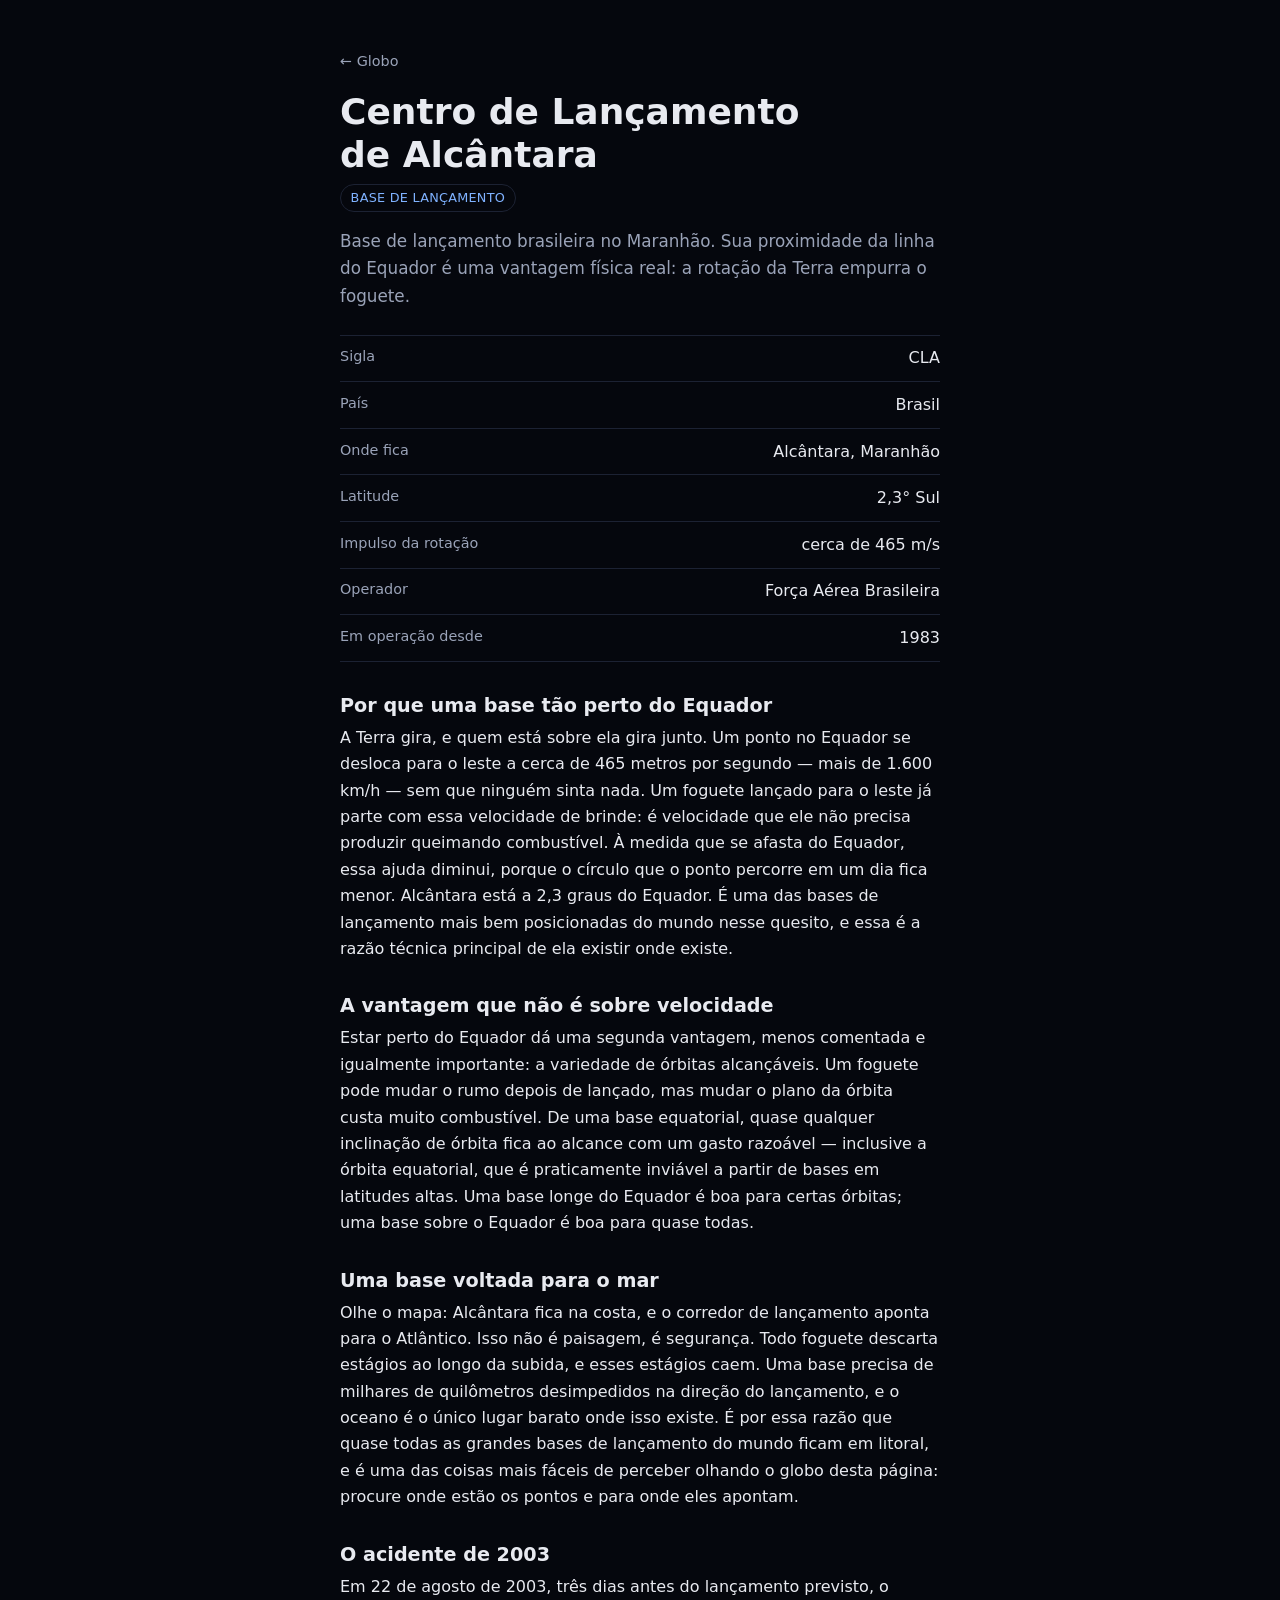
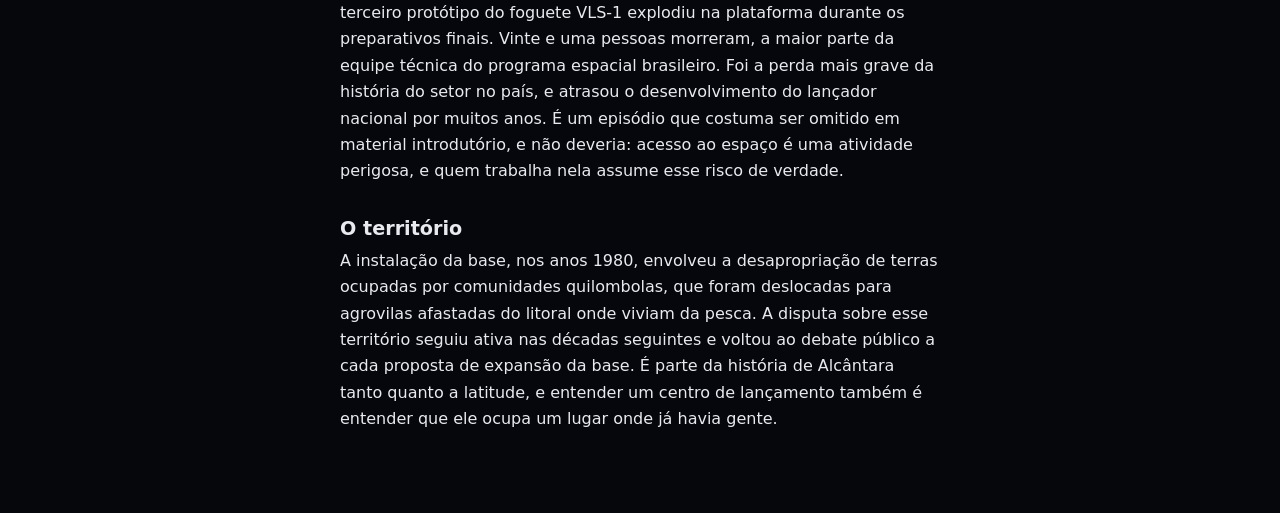
<file: locais/alcantara/index.html>
<!doctype html>
<html lang="pt-BR">
<head>
  <meta charset="utf-8">
  <meta name="viewport" content="width=device-width, initial-scale=1">
  <title>Centro de Lançamento de Alcântara — Web Path AR</title>
  <meta name="description" content="Base de lançamento brasileira no Maranhão. Sua proximidade da linha do Equador é uma vantagem física real: a rotação da Terra empurra o foguete.">
  <meta name="color-scheme" content="dark">

  <link rel="stylesheet" href="/src/styles.css">

  <!-- Esta página NÃO carrega MapLibre nem <model-viewer>. É a página mais
       leve do projeto, por decisão de arquitetura (ARCHITECTURE.md §2.3). -->
  <script type="module" src="/src/local-page.js"></script>
</head>

<body data-slug="alcantara">
  <main class="pagina">
    <a class="voltar" href="/">&larr; Globo</a>

    <!-- Título e resumo são estáticos: aparecem antes de qualquer JavaScript
         rodar e sobrevivem a uma falha de rede no fetch. O texto canônico
         vive em data/locais/alcantara.json; esta é uma cópia deliberada,
         conferida por tools/validar.py (ADR-009). -->
    <h1>Centro de Lançamento de Alcântara</h1>
    <p class="local-tipo">Base de lançamento</p>
    <p class="resumo">
      Base de lançamento brasileira no Maranhão. Sua proximidade da linha do Equador é uma vantagem física real: a rotação da Terra empurra o foguete.
    </p>

    <noscript>
      <p class="estado estado--aviso">
        Esta página precisa de JavaScript para exibir a ficha e o conteúdo
        completo. O texto acima continua legível.
      </p>
    </noscript>

    <p class="estado" id="erro" role="status" aria-live="polite" hidden></p>

    <dl class="ficha" id="ficha"></dl>

    <div id="secoes"></div>
  </main>
</body>
</html>
</file>
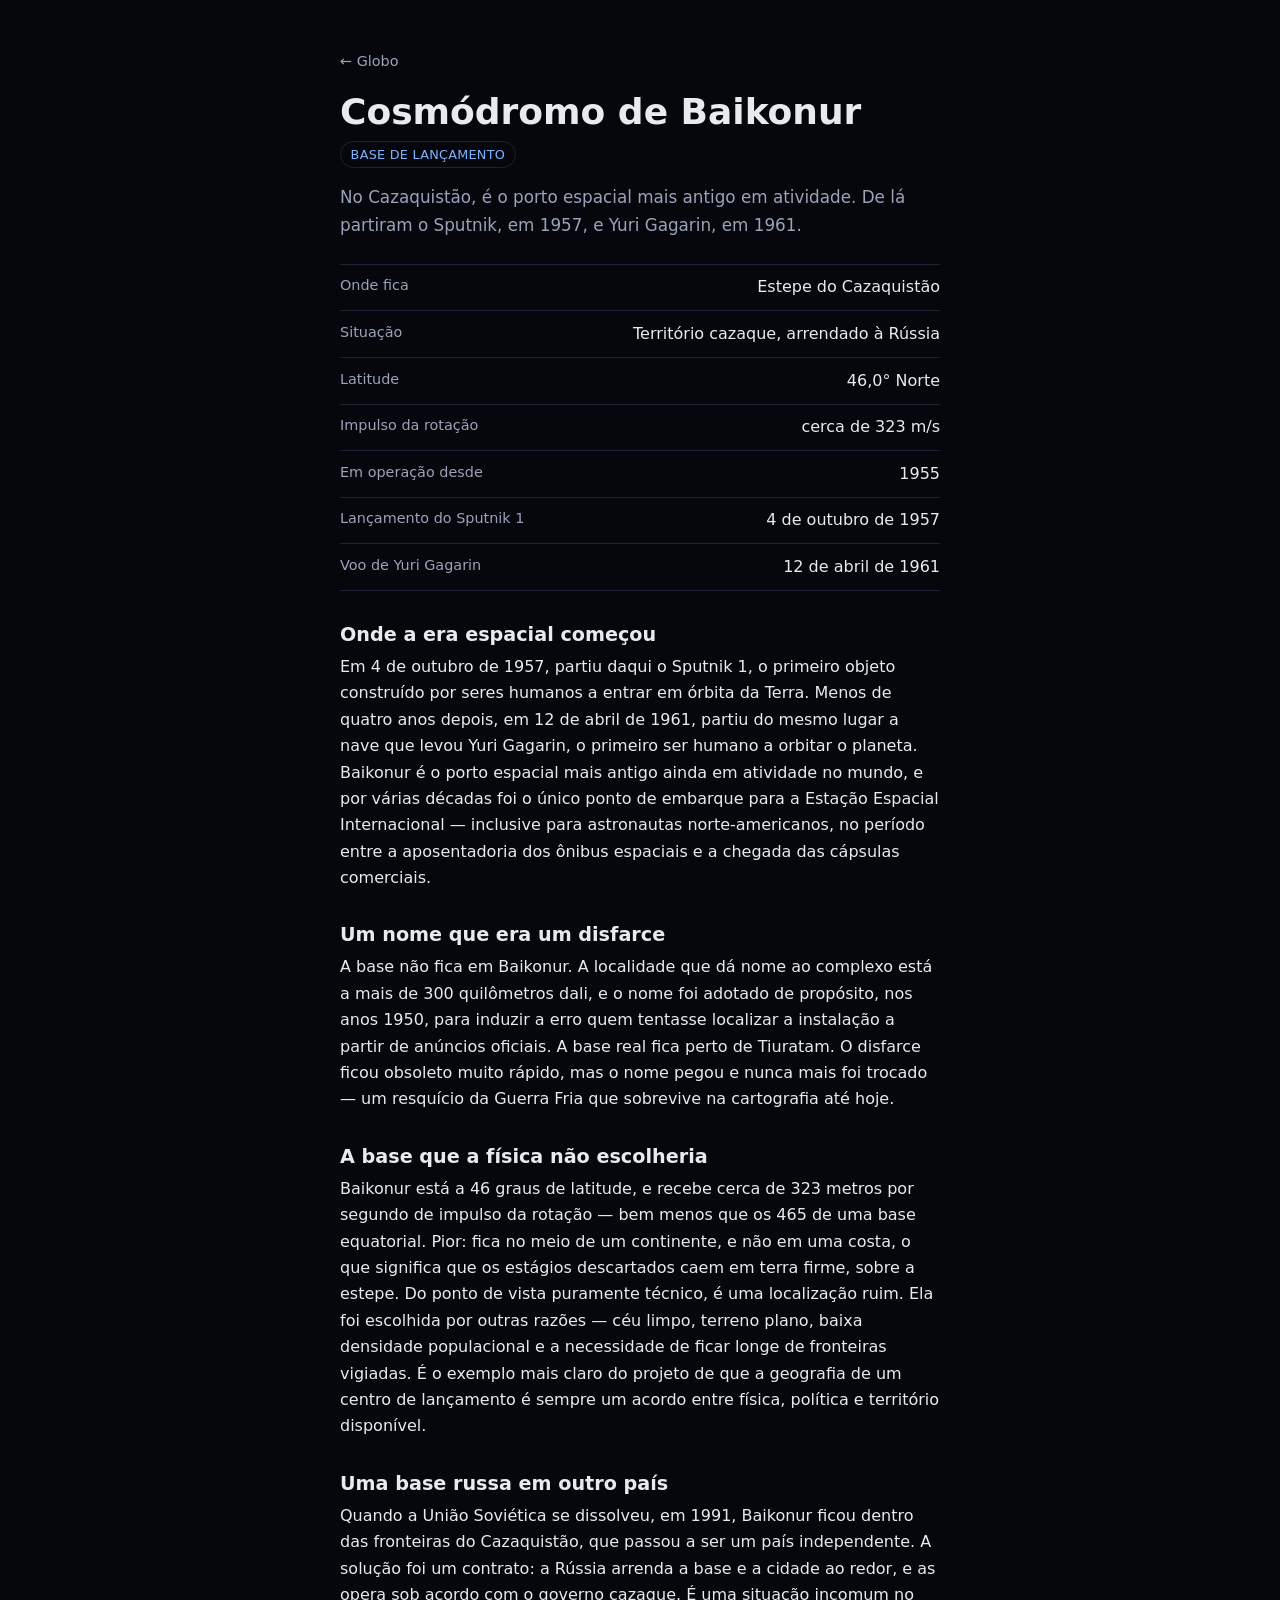
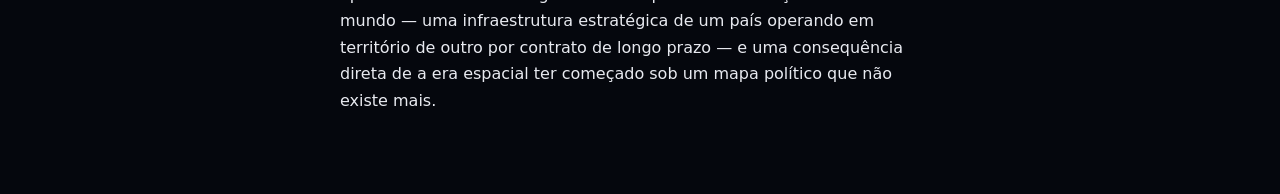
<file: locais/baikonur/index.html>
<!doctype html>
<html lang="pt-BR">
<head>
  <meta charset="utf-8">
  <meta name="viewport" content="width=device-width, initial-scale=1">
  <title>Cosmódromo de Baikonur — Web Path AR</title>
  <meta name="description" content="No Cazaquistão, é o porto espacial mais antigo em atividade. De lá partiram o Sputnik, em 1957, e Yuri Gagarin, em 1961.">
  <meta name="color-scheme" content="dark">

  <link rel="stylesheet" href="/src/styles.css">

  <!-- Esta página NÃO carrega MapLibre nem <model-viewer>. É a página mais
       leve do projeto, por decisão de arquitetura (ARCHITECTURE.md §2.3). -->
  <script type="module" src="/src/local-page.js"></script>
</head>

<body data-slug="baikonur">
  <main class="pagina">
    <a class="voltar" href="/">&larr; Globo</a>

    <!-- Título e resumo são estáticos: aparecem antes de qualquer JavaScript
         rodar e sobrevivem a uma falha de rede no fetch. O texto canônico
         vive em data/locais/baikonur.json; esta é uma cópia deliberada,
         conferida por tools/validar.py (ADR-009). -->
    <h1>Cosmódromo de Baikonur</h1>
    <p class="local-tipo">Base de lançamento</p>
    <p class="resumo">
      No Cazaquistão, é o porto espacial mais antigo em atividade. De lá partiram o Sputnik, em 1957, e Yuri Gagarin, em 1961.
    </p>

    <noscript>
      <p class="estado estado--aviso">
        Esta página precisa de JavaScript para exibir a ficha e o conteúdo
        completo. O texto acima continua legível.
      </p>
    </noscript>

    <p class="estado" id="erro" role="status" aria-live="polite" hidden></p>

    <dl class="ficha" id="ficha"></dl>

    <div id="secoes"></div>
  </main>
</body>
</html>
</file>
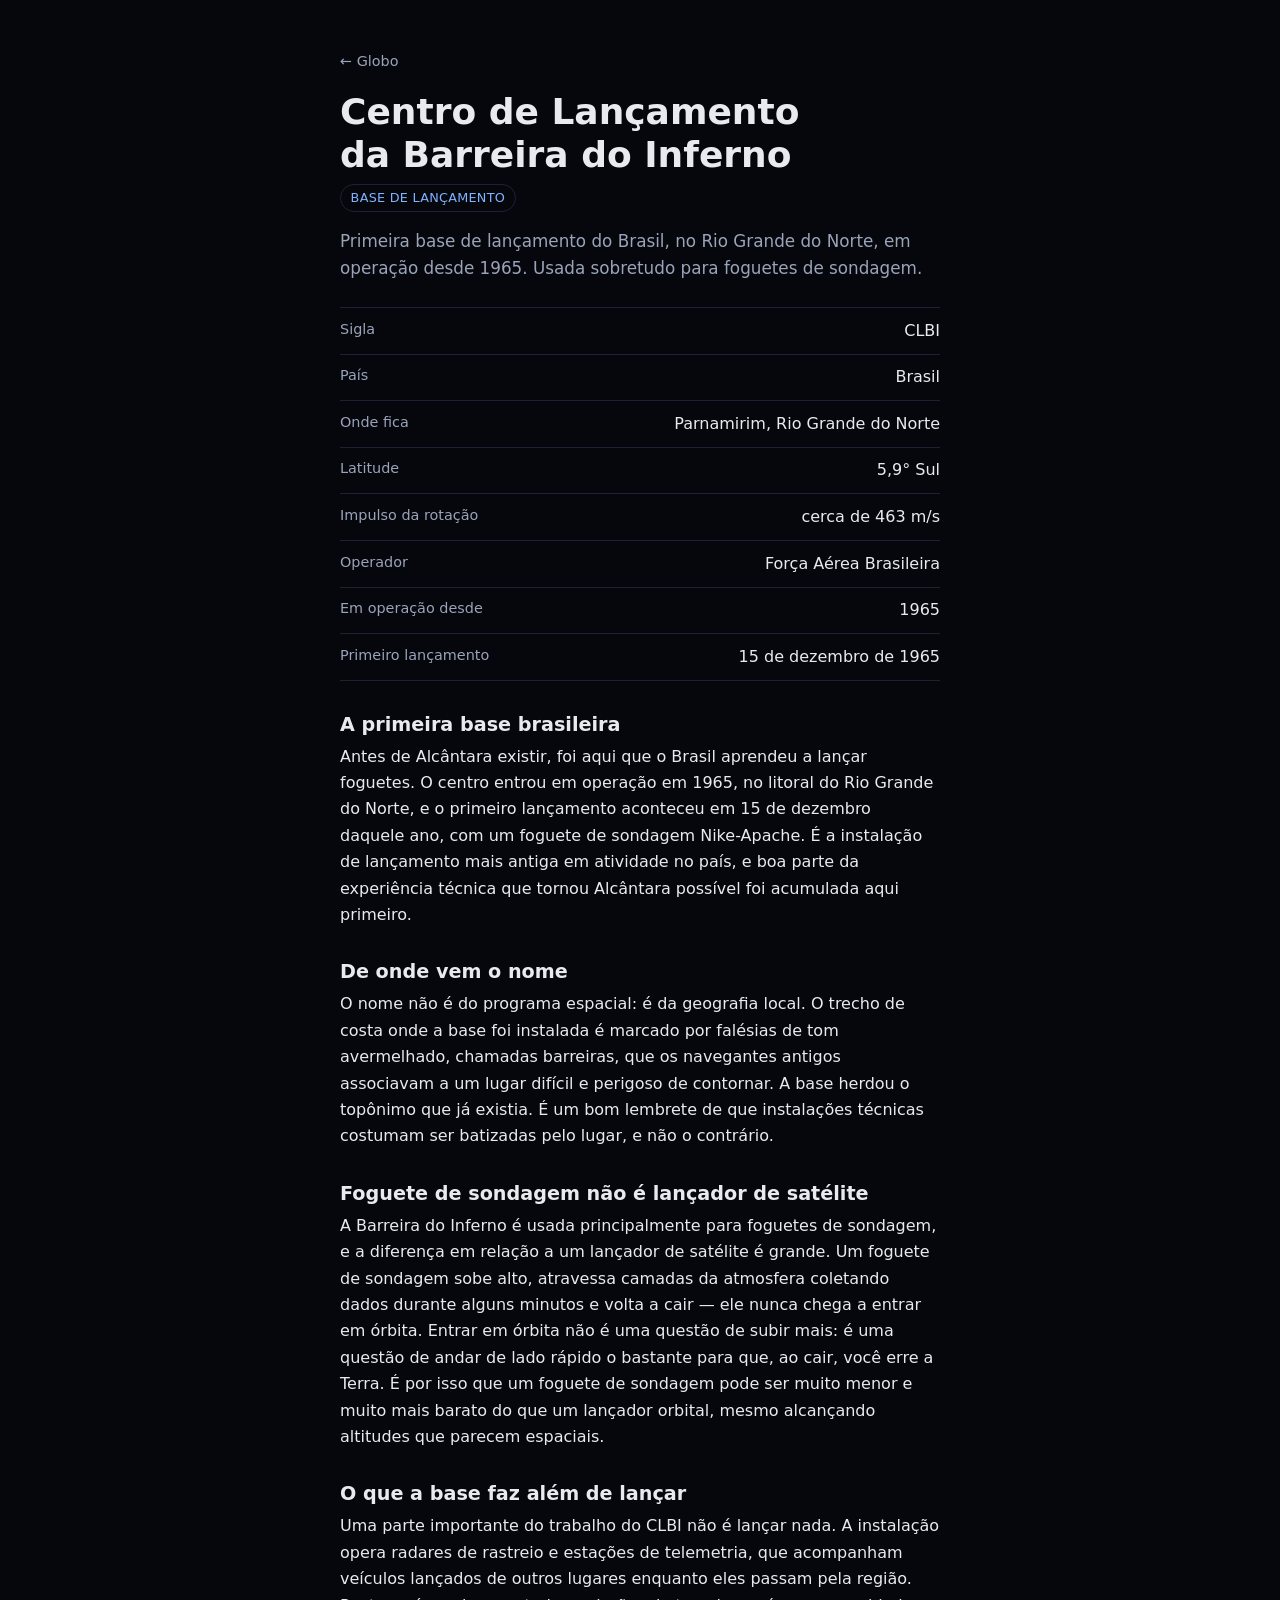
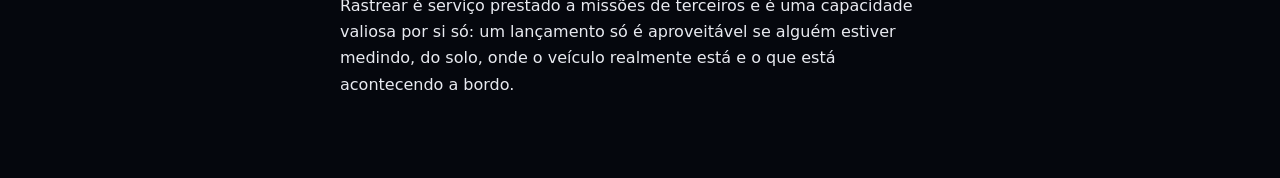
<file: locais/barreira-do-inferno/index.html>
<!doctype html>
<html lang="pt-BR">
<head>
  <meta charset="utf-8">
  <meta name="viewport" content="width=device-width, initial-scale=1">
  <title>Centro de Lançamento da Barreira do Inferno — Web Path AR</title>
  <meta name="description" content="Primeira base de lançamento do Brasil, no Rio Grande do Norte, em operação desde 1965. Usada sobretudo para foguetes de sondagem.">
  <meta name="color-scheme" content="dark">

  <link rel="stylesheet" href="/src/styles.css">

  <!-- Esta página NÃO carrega MapLibre nem <model-viewer>. É a página mais
       leve do projeto, por decisão de arquitetura (ARCHITECTURE.md §2.3). -->
  <script type="module" src="/src/local-page.js"></script>
</head>

<body data-slug="barreira-do-inferno">
  <main class="pagina">
    <a class="voltar" href="/">&larr; Globo</a>

    <!-- Título e resumo são estáticos: aparecem antes de qualquer JavaScript
         rodar e sobrevivem a uma falha de rede no fetch. O texto canônico
         vive em data/locais/barreira-do-inferno.json; esta é uma cópia deliberada,
         conferida por tools/validar.py (ADR-009). -->
    <h1>Centro de Lançamento da Barreira do Inferno</h1>
    <p class="local-tipo">Base de lançamento</p>
    <p class="resumo">
      Primeira base de lançamento do Brasil, no Rio Grande do Norte, em operação desde 1965. Usada sobretudo para foguetes de sondagem.
    </p>

    <noscript>
      <p class="estado estado--aviso">
        Esta página precisa de JavaScript para exibir a ficha e o conteúdo
        completo. O texto acima continua legível.
      </p>
    </noscript>

    <p class="estado" id="erro" role="status" aria-live="polite" hidden></p>

    <dl class="ficha" id="ficha"></dl>

    <div id="secoes"></div>
  </main>
</body>
</html>
</file>
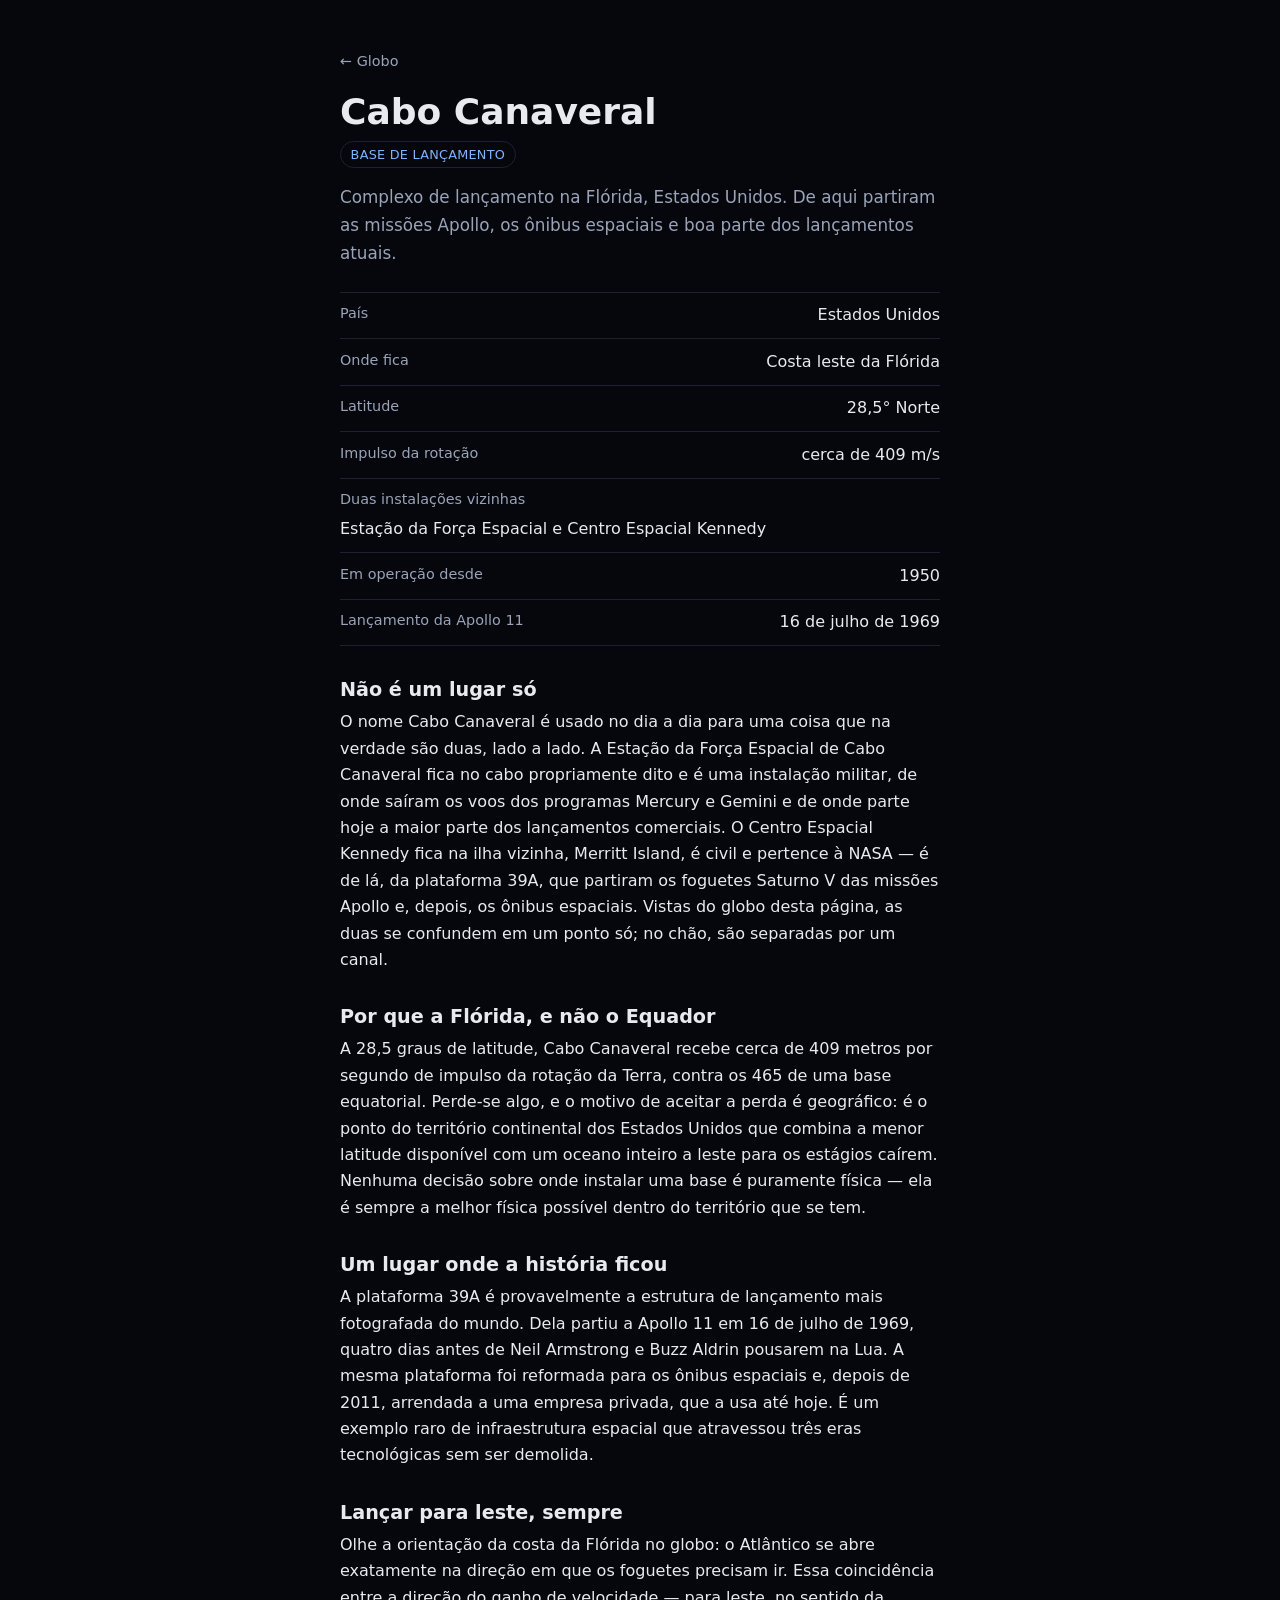
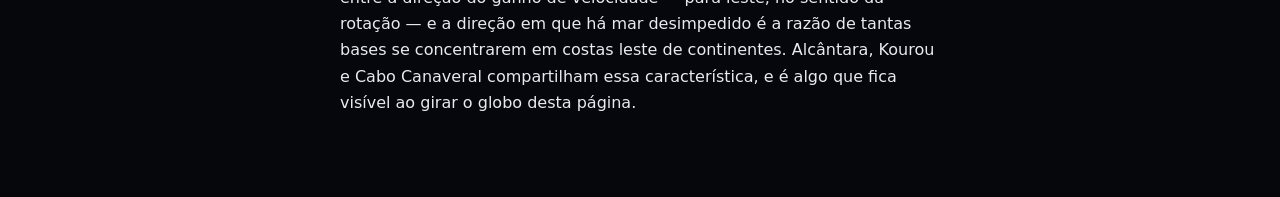
<file: locais/cabo-canaveral/index.html>
<!doctype html>
<html lang="pt-BR">
<head>
  <meta charset="utf-8">
  <meta name="viewport" content="width=device-width, initial-scale=1">
  <title>Cabo Canaveral — Web Path AR</title>
  <meta name="description" content="Complexo de lançamento na Flórida, Estados Unidos. De aqui partiram as missões Apollo, os ônibus espaciais e boa parte dos lançamentos atuais.">
  <meta name="color-scheme" content="dark">

  <link rel="stylesheet" href="/src/styles.css">

  <!-- Esta página NÃO carrega MapLibre nem <model-viewer>. É a página mais
       leve do projeto, por decisão de arquitetura (ARCHITECTURE.md §2.3). -->
  <script type="module" src="/src/local-page.js"></script>
</head>

<body data-slug="cabo-canaveral">
  <main class="pagina">
    <a class="voltar" href="/">&larr; Globo</a>

    <!-- Título e resumo são estáticos: aparecem antes de qualquer JavaScript
         rodar e sobrevivem a uma falha de rede no fetch. O texto canônico
         vive em data/locais/cabo-canaveral.json; esta é uma cópia deliberada,
         conferida por tools/validar.py (ADR-009). -->
    <h1>Cabo Canaveral</h1>
    <p class="local-tipo">Base de lançamento</p>
    <p class="resumo">
      Complexo de lançamento na Flórida, Estados Unidos. De aqui partiram as missões Apollo, os ônibus espaciais e boa parte dos lançamentos atuais.
    </p>

    <noscript>
      <p class="estado estado--aviso">
        Esta página precisa de JavaScript para exibir a ficha e o conteúdo
        completo. O texto acima continua legível.
      </p>
    </noscript>

    <p class="estado" id="erro" role="status" aria-live="polite" hidden></p>

    <dl class="ficha" id="ficha"></dl>

    <div id="secoes"></div>
  </main>
</body>
</html>
</file>
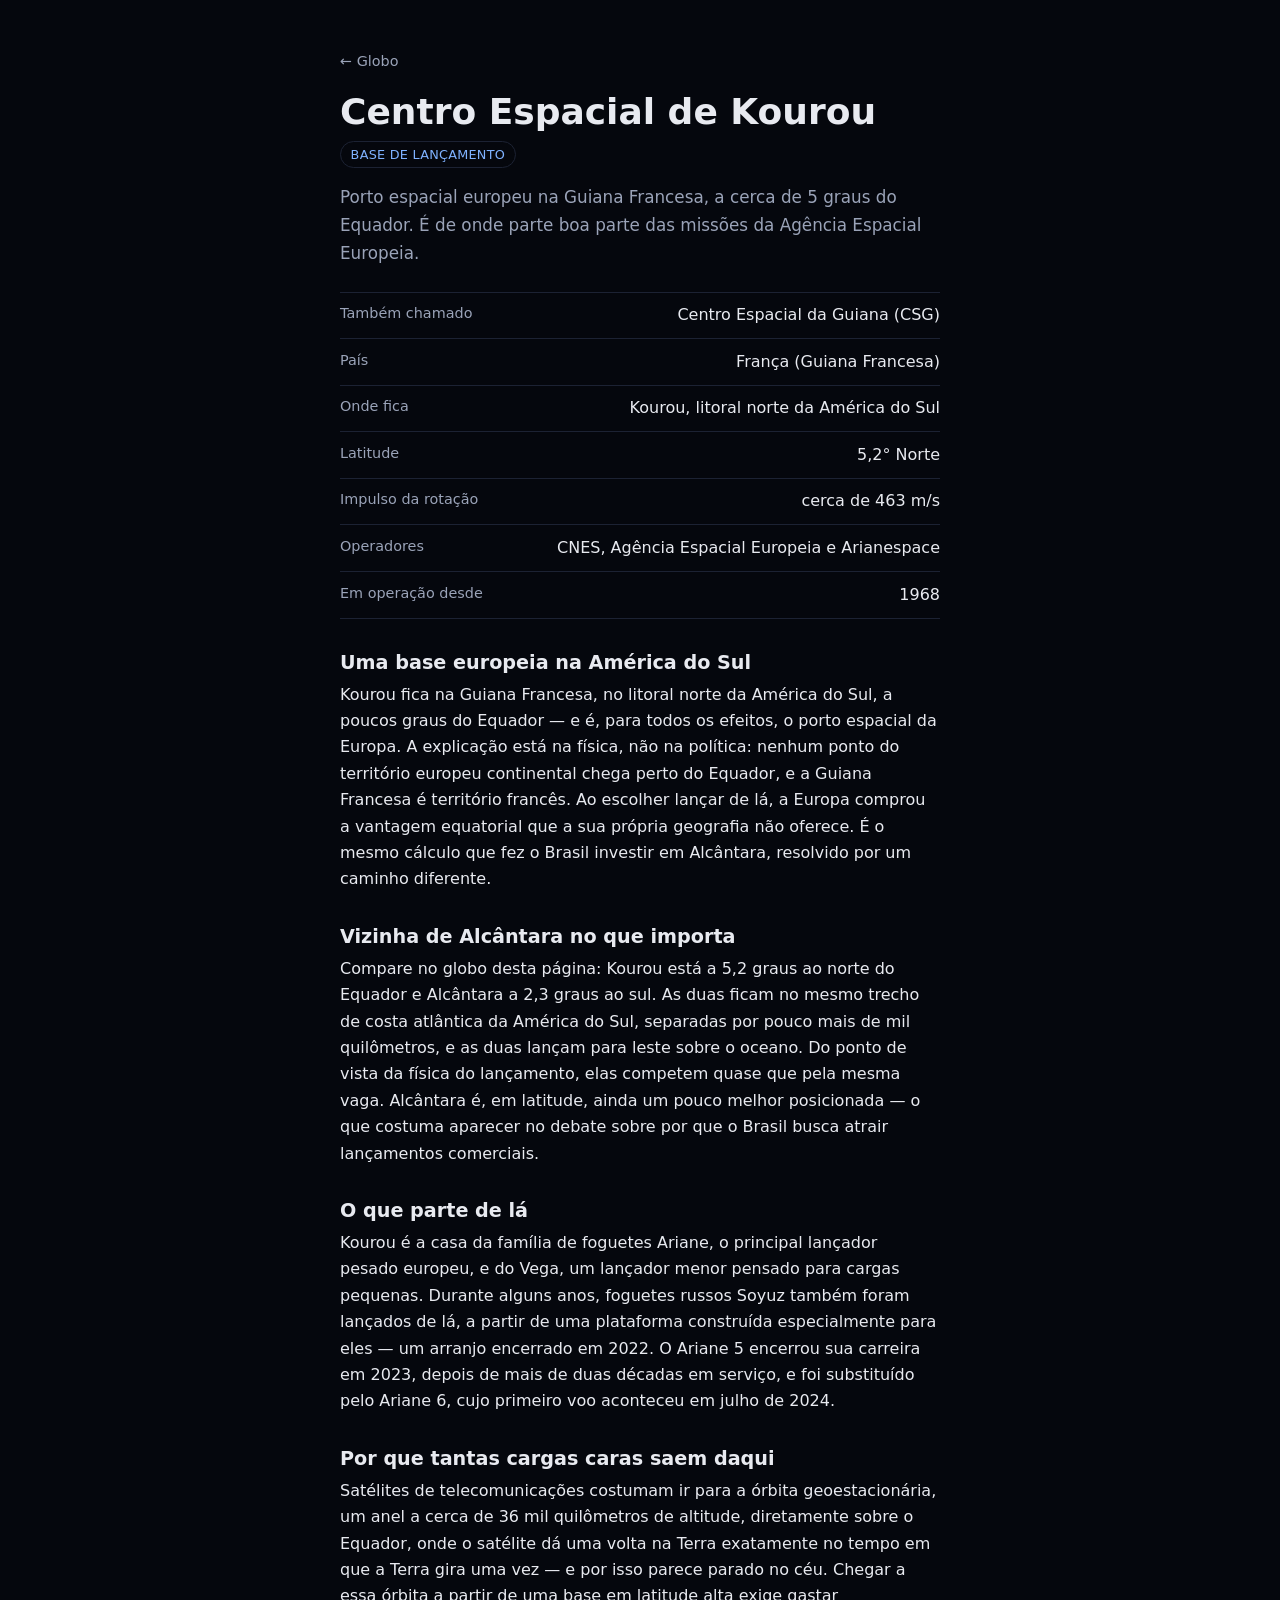
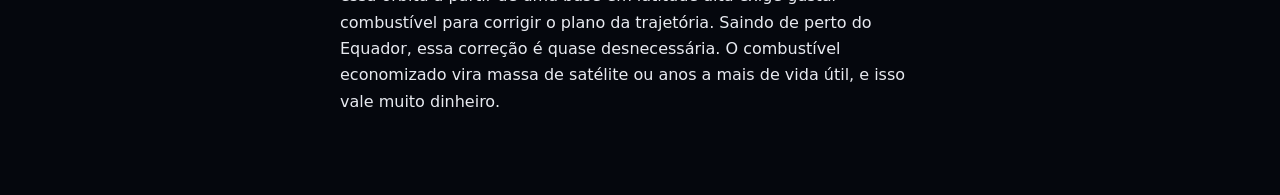
<file: locais/kourou/index.html>
<!doctype html>
<html lang="pt-BR">
<head>
  <meta charset="utf-8">
  <meta name="viewport" content="width=device-width, initial-scale=1">
  <title>Centro Espacial de Kourou — Web Path AR</title>
  <meta name="description" content="Porto espacial europeu na Guiana Francesa, a cerca de 5 graus do Equador. É de onde parte boa parte das missões da Agência Espacial Europeia.">
  <meta name="color-scheme" content="dark">

  <link rel="stylesheet" href="/src/styles.css">

  <!-- Esta página NÃO carrega MapLibre nem <model-viewer>. É a página mais
       leve do projeto, por decisão de arquitetura (ARCHITECTURE.md §2.3). -->
  <script type="module" src="/src/local-page.js"></script>
</head>

<body data-slug="kourou">
  <main class="pagina">
    <a class="voltar" href="/">&larr; Globo</a>

    <!-- Título e resumo são estáticos: aparecem antes de qualquer JavaScript
         rodar e sobrevivem a uma falha de rede no fetch. O texto canônico
         vive em data/locais/kourou.json; esta é uma cópia deliberada,
         conferida por tools/validar.py (ADR-009). -->
    <h1>Centro Espacial de Kourou</h1>
    <p class="local-tipo">Base de lançamento</p>
    <p class="resumo">
      Porto espacial europeu na Guiana Francesa, a cerca de 5 graus do Equador. É de onde parte boa parte das missões da Agência Espacial Europeia.
    </p>

    <noscript>
      <p class="estado estado--aviso">
        Esta página precisa de JavaScript para exibir a ficha e o conteúdo
        completo. O texto acima continua legível.
      </p>
    </noscript>

    <p class="estado" id="erro" role="status" aria-live="polite" hidden></p>

    <dl class="ficha" id="ficha"></dl>

    <div id="secoes"></div>
  </main>
</body>
</html>
</file>
<file: src/styles.css>
/* Web Path AR — estilos compartilhados
 *
 * Mobile-first: as regras base descrevem a tela pequena.
 * Media queries só ADICIONAM, nunca desfazem.
 */

:root {
  --fundo: #05070d;
  --superficie: #0c1018;
  --texto: #e8eaf0;
  --secundario: #9aa3b8;
  --borda: #1c2233;
  --destaque: #7fb2ff;

  --largura-texto: 40rem;
  --espaco: 1.25rem;
}

* {
  box-sizing: border-box;
}

html {
  /* Rolagem suave ao pular para âncoras, mas respeitando quem
     pediu menos movimento nas preferências do sistema. */
  scroll-behavior: smooth;
}

@media (prefers-reduced-motion: reduce) {
  html {
    scroll-behavior: auto;
  }
  *,
  *::before,
  *::after {
    animation-duration: 0.01ms !important;
    transition-duration: 0.01ms !important;
  }
}

body {
  margin: 0;
  min-height: 100vh;
  background: var(--fundo);
  color: var(--texto);
  font-family: system-ui, -apple-system, "Segoe UI", sans-serif;
  line-height: 1.65;
  /* Impede o iOS de aumentar a fonte ao girar o aparelho. */
  -webkit-text-size-adjust: 100%;
}

/* ---------- Tipografia ---------- */

h1,
h2 {
  line-height: 1.2;
  /* text-wrap: balance evita uma última linha com uma palavra só.
     Onde não houver suporte, o título simplesmente quebra normal. */
  text-wrap: balance;
}

h1 {
  font-size: 1.75rem;
  margin: 0 0 0.5rem;
}

h2 {
  font-size: 1.2rem;
  margin: 2rem 0 0.5rem;
}

p {
  margin: 0 0 1rem;
}

a {
  color: var(--destaque);
}

a:focus-visible,
button:focus-visible {
  outline: 2px solid var(--destaque);
  outline-offset: 3px;
}

/* ---------- Estrutura ---------- */

.pagina {
  max-width: var(--largura-texto);
  margin: 0 auto;
  padding: 1.5rem var(--espaco) 4rem;
}

/* Expansão de uma sigla, logo abaixo do título. Existe porque "ACRIMSAT" e
   "Active Cavity Irradiance Monitor Satellite" são dois dados diferentes,
   não duas versões do mesmo. */
.nome-completo {
  margin: -0.25rem 0 1rem;
  color: var(--secundario);
  font-size: 0.95rem;
  letter-spacing: 0.01em;
}

/* Classificação da localidade, logo abaixo do título — "Base de lançamento"
   ou "Local de atividade". Ocupa a mesma posição que .nome-completo ocupa na
   página de satélite, e é lida do campo `tipo` do GeoJSON.

   As cores repetem as da camada "locais-ponto" do globo (ver globo.js): o
   mesmo azul para base de lançamento, o mesmo âmbar para atividade. Quem
   clicou num ponto azul chega numa página com etiqueta azul. */
.local-tipo {
  display: inline-block;
  margin: -0.25rem 0 1rem;
  padding: 0.15rem 0.6rem;
  border: 1px solid var(--borda);
  border-radius: 999px;
  color: var(--destaque);
  font-size: 0.8rem;
  letter-spacing: 0.02em;
  text-transform: uppercase;
}

.resumo {
  color: var(--secundario);
  font-size: 1.05rem;
  margin-bottom: 1.5rem;
}

.voltar {
  display: inline-block;
  margin-bottom: 1rem;
  font-size: 0.9rem;
  color: var(--secundario);
  text-decoration: none;
}

.voltar:hover,
.voltar:focus-visible {
  color: var(--destaque);
}

/* ---------- Visualizador 3D ---------- */

.visor {
  /* Reserva o espaço ANTES de o modelo carregar.
     Sem isso, o conteúdo abaixo salta quando o visor aparece. */
  aspect-ratio: 4 / 3;
  /* Contexto de posicionamento da barra de progresso. */
  position: relative;
  width: 100%;
  background: var(--superficie);
  border: 1px solid var(--borda);
  border-radius: 0.75rem;
  overflow: hidden;
}

model-viewer {
  width: 100%;
  height: 100%;
  /* O botão de AR é posicionado em relação a este elemento. O model-viewer
     já se declara relative internamente; explicitar aqui evita depender de
     um detalhe interno da biblioteca. */
  position: relative;
  --poster-color: transparent;
}

/* Botão de AR — vive dentro do <model-viewer>, no slot "ar-button".
   O componente o esconde sozinho onde AR não é suportado, então nenhuma
   detecção de plataforma é necessária aqui. */
.botao-ar {
  position: absolute;
  bottom: 1rem;
  left: 50%;
  transform: translateX(-50%);

  /* 44px é o alvo de toque mínimo recomendado para não errar o dedo. */
  min-height: 44px;
  padding: 0.65rem 1.25rem;

  border: 1px solid var(--borda);
  border-radius: 999px;
  background: rgba(12, 16, 24, 0.92);
  color: var(--texto);
  font: inherit;
  font-size: 0.95rem;
  cursor: pointer;
  /* Impede o duplo-toque de dar zoom em vez de acionar o botão. */
  touch-action: manipulation;
}

.botao-ar:hover {
  border-color: var(--destaque);
  color: var(--destaque);
}

/* Barra de progresso do download do modelo. Fica sobre o visor e some
   quando o carregamento termina. <progress> nativo tem aparência própria
   em cada navegador, então os estilos abaixo cobrem os dois motores. */
.progresso {
  position: absolute;
  left: 50%;
  top: 50%;
  transform: translate(-50%, -50%);
  width: min(60%, 16rem);
  height: 0.35rem;
  appearance: none;
  border: none;
  border-radius: 999px;
  background: var(--borda);
  overflow: hidden;
}

.progresso::-webkit-progress-bar {
  background: var(--borda);
}

.progresso::-webkit-progress-value {
  background: var(--destaque);
  transition: width 0.2s linear;
}

.progresso::-moz-progress-bar {
  background: var(--destaque);
}

.visor-legenda {
  margin: 0.5rem 0 2rem;
  font-size: 0.85rem;
  color: var(--secundario);
}

/* ---------- Ficha técnica ---------- */

.ficha {
  margin: 0 0 2rem;
  padding: 0;
  border-top: 1px solid var(--borda);
}

.ficha div {
  display: flex;
  flex-wrap: wrap;
  gap: 0.25rem 1rem;
  justify-content: space-between;
  padding: 0.6rem 0;
  border-bottom: 1px solid var(--borda);
}

.ficha dt {
  color: var(--secundario);
  font-size: 0.9rem;
}

.ficha dd {
  margin: 0;
  text-align: right;
}

/* ---------- Estados ---------- */

/* Um único elemento serve os três tipos de aviso. A cor da borda esquerda
   é o que diferencia — não a cor do texto, que precisa continuar legível. */
.estado {
  border: 1px solid var(--borda);
  border-left: 3px solid var(--secundario);
  border-radius: 0.5rem;
  padding: 1rem 1.25rem;
  margin: 0 0 1.5rem;
  color: var(--secundario);
  font-size: 0.95rem;
}

.estado--erro {
  border-left-color: #ff8a7a;
}

.estado--aviso {
  border-left-color: #ffc46b;
}

.estado--info {
  border-left-color: var(--destaque);
}

/* [hidden] sozinho já esconderia, mas qualquer display futuro em .estado
   passaria por cima dele. Explicitar aqui torna o estado inicial confiável. */
.estado[hidden] {
  display: none;
}

/* ---------- Telas maiores ---------- */

@media (min-width: 48rem) {
  h1 {
    font-size: 2.25rem;
  }

  .pagina {
    padding-top: 3rem;
  }

  .visor {
    aspect-ratio: 16 / 10;
  }
}

/* ---------- Globo (home) ---------- */

.pagina-globo {
  /* O globo ocupa a tela inteira; a página em si não rola. */
  overflow: hidden;
}

.globo-area {
  /* 100dvh e não 100vh: no celular, a barra de endereço aparece e some, e
     100vh ignora isso — o globo ficaria com um pedaço cortado embaixo. */
  width: 100%;
  height: 100dvh;

  /* Campo de estrelas — atrás do <canvas> do MapLibre, não sobre ele.
   *
   * Isto só existe porque uma verificação anterior estava incompleta: o
   * <canvas> não tem fundo opaco (nem no seu próprio CSS nem no contexto
   * WebGL, criado com alpha:true), e a região de "vazio" ao redor da esfera
   * só é pintada pelo shader de céu do MapLibre quando "atmosphere-blend"
   * é maior que zero (ver aplicarAtmosfera em globo.js). Com esse valor
   * ajustado, o vazio fica parcialmente transparente de verdade — e o que
   * está aqui atrás aparece exatamente ali, nunca sobre a esfera opaca
   * (terreno e água são uma passagem de desenho separada, sempre sólida).
   *
   * A tentativa anterior (uma camada por cima com mix-blend-mode) pintava
   * a tela inteira, inclusive por cima do globo — daí ele parecer
   * "transparente". Atrás do canvas, a própria geometria do MapLibre é
   * quem decide onde aparece, sem eu precisar calcular nada. */
  background-color: var(--fundo);
  background-image:
    radial-gradient(1px 1px at 12% 22%, #fff, transparent),
    radial-gradient(1px 1px at 32% 68%, #fff, transparent),
    radial-gradient(1.5px 1.5px at 58% 14%, #fff, transparent),
    radial-gradient(1px 1px at 74% 46%, #fff, transparent),
    radial-gradient(1px 1px at 90% 78%, #fff, transparent),
    radial-gradient(1.5px 1.5px at 8% 88%, #fff, transparent),
    radial-gradient(1px 1px at 45% 92%, #fff, transparent),
    radial-gradient(1px 1px at 20% 45%, #fff, transparent),
    radial-gradient(1px 1px at 82% 20%, #fff, transparent),
    radial-gradient(1.5px 1.5px at 65% 60%, #fff, transparent);
  background-size:
    220px 220px, 260px 260px, 300px 300px, 240px 240px, 280px 280px,
    320px 320px, 250px 250px, 270px 270px, 230px 230px, 310px 310px;
  background-repeat: repeat;
}

.cabecalho-globo {
  position: fixed;
  top: 0;
  left: 0;
  right: 0;
  z-index: 1;
  padding: 1rem var(--espaco);
  /* Gradiente em vez de faixa sólida: o texto ganha contraste sem cortar
     o globo com uma borda dura. */
  background: linear-gradient(to bottom, rgba(5, 7, 13, 0.85), transparent);
  pointer-events: none;
}

.cabecalho-globo h1 {
  font-size: 1.25rem;
  margin: 0;
}

.cabecalho-globo p {
  margin: 0.15rem 0 0;
  font-size: 0.85rem;
  color: var(--secundario);
}

/* O estado de erro do globo flutua sobre a área, centralizado. */
.pagina-globo .estado {
  position: fixed;
  left: 50%;
  top: 50%;
  transform: translate(-50%, -50%);
  width: min(90%, 28rem);
  background: var(--superficie);
  z-index: 2;
}

/* ---------- Popup do MapLibre ----------
   O MapLibre traz CSS próprio; estas regras só trocam as cores para o
   tema do projeto, sem redesenhar o componente. */

.maplibregl-popup-content {
  background: var(--superficie);
  color: var(--texto);
  border: 1px solid var(--borda);
  border-radius: 0.5rem;
  padding: 0.9rem 1rem;
}

.maplibregl-popup-close-button {
  color: var(--secundario);
  font-size: 1.25rem;
  /* Alvo de toque aceitável: o padrão do MapLibre é pequeno demais. */
  width: 2rem;
  height: 2rem;
}

.maplibregl-popup-tip {
  border-top-color: var(--superficie);
  border-bottom-color: var(--superficie);
}

.popup-local h2 {
  font-size: 1rem;
  margin: 0 0 0.35rem;
  color: var(--secundario);
}

.popup-local p {
  margin: 0;
  font-size: 0.9rem;
  color: var(--secundario);
}

/* O link que fecha o ciclo globo -> localidade. Bloco, e não texto corrido,
   porque num celular ele é um alvo de toque: precisa de área própria e de
   uma altura confortável, não de um trecho sublinhado no meio do parágrafo. */
.popup-link {
  display: inline-block;
  margin-top: 0.75rem;
  padding: 0.4rem 0;
  color: var(--destaque);
  font-size: 0.9rem;
  font-weight: 600;
  text-decoration: none;
}

.popup-link::after {
  content: " 92";
}

.popup-link:hover,
.popup-link:focus-visible {
  text-decoration: underline;
}
</file>
